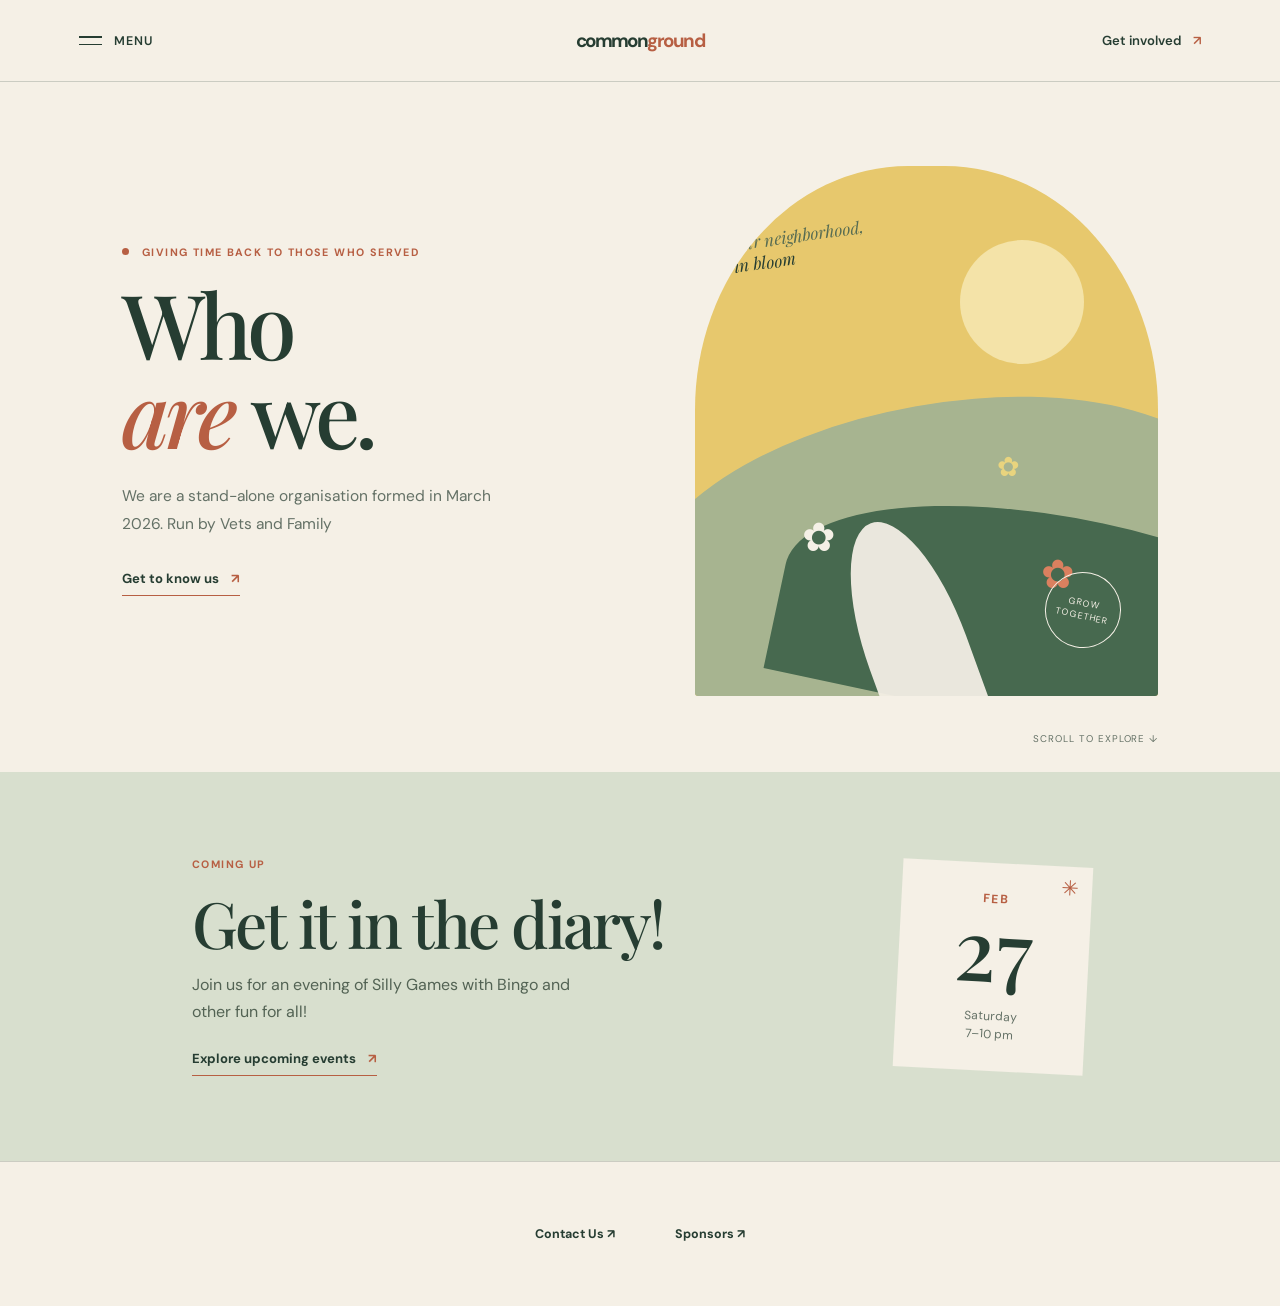
<file: index.html>
<!doctype html>
<html lang="en">
<head>
  <meta charset="utf-8">
  <meta name="viewport" content="width=device-width, initial-scale=1">
  <meta name="theme-color" content="#f5f0e6">
  <title>Vacations for Veterans</title>
  <link rel="stylesheet" href="styles.css">
  <script src="script.js" defer></script>
</head>
<body>
  <header class="site-header">
    <button class="menu-button" type="button" aria-controls="site-nav" aria-expanded="false">
      <span class="menu-icon" aria-hidden="true"><span></span><span></span></span>
      <span class="menu-label">Menu</span>
    </button>
    <a class="wordmark" href="index.html" aria-label="Common Ground home">common<span>ground</span></a>
    <a class="header-cta" href="help.html">Get involved <span aria-hidden="true">↗</span></a>
  </header>

  <nav class="side-nav" id="site-nav" aria-label="Main navigation" aria-hidden="true">
    <div class="nav-top"><span>Find your way</span><button class="close-button" type="button" aria-label="Close menu">×</button></div>
    <a class="nav-link" href="index.html"><span>00</span> Home</a>
    <a class="nav-link" href="what-we-do.html"><span>01</span> What we do</a>
    <a class="nav-link" href="previous-events.html"><span>02</span> Previous events</a>
    <a class="nav-link" href="upcoming-events.html"><span>03</span> Upcoming events</a>
    <a class="nav-link" href="help.html"><span>04</span> How you can help</a>
  </nav>
  <button class="nav-backdrop" type="button" aria-label="Close navigation" tabindex="-1"></button>

  <main>
    <section class="hero home-hero">
      <div class="hero-copy">
        <p class="eyebrow"><span class="eyebrow-dot"></span> Giving time back to those who served</p>
        <h1>Who <br><em>are </em>we.</h1>
        <p class="hero-intro">We are a stand-alone organisation formed in March 2026. Run by Vets and Family</p>
        <a class="text-link" href="what-we-do.html">Get to know us <span aria-hidden="true">↗</span></a>
      </div>
      <div class="hero-art" role="img" aria-label="A sunny community garden with flowers and a winding path">
        <div class="sun"></div>
        <div class="hill hill-back"></div>
        <div class="hill hill-front"></div>
        <div class="flower flower-one">✿</div>
        <div class="flower flower-two">✿</div>
        <div class="flower flower-three">✿</div>
        <div class="art-caption"><span>Our neighborhood,</span><br>in bloom</div>
        <div class="art-stamp">GROW<br>TOGETHER</div>
      </div>
      <div class="hero-footer"><span></span><span>Scroll to explore ↓</span></div>
    </section>

    <section class="next-up">
      <div>
        <p class="eyebrow">Coming up</p>
        <h2>Get it in the diary!</h2>
        <p>Join us for an evening of Silly Games with Bingo and other fun for all!</p>
        <a class="text-link" href="upcoming-events.html">Explore upcoming events <span aria-hidden="true">↗</span></a>
      </div>
      <div class="date-card"><span class="date-month">FEB</span><strong>27</strong><span>Saturday<br>7–10 pm</span><i aria-hidden="true">✳</i></div>
    </section>
  </main>

  <footer class="site-footer">
    <a href="help.html">Contact Us ↗</a>
    <a href="sponsors.html">Sponsors ↗</a>
  </footer>
</body>
</html>
</file>
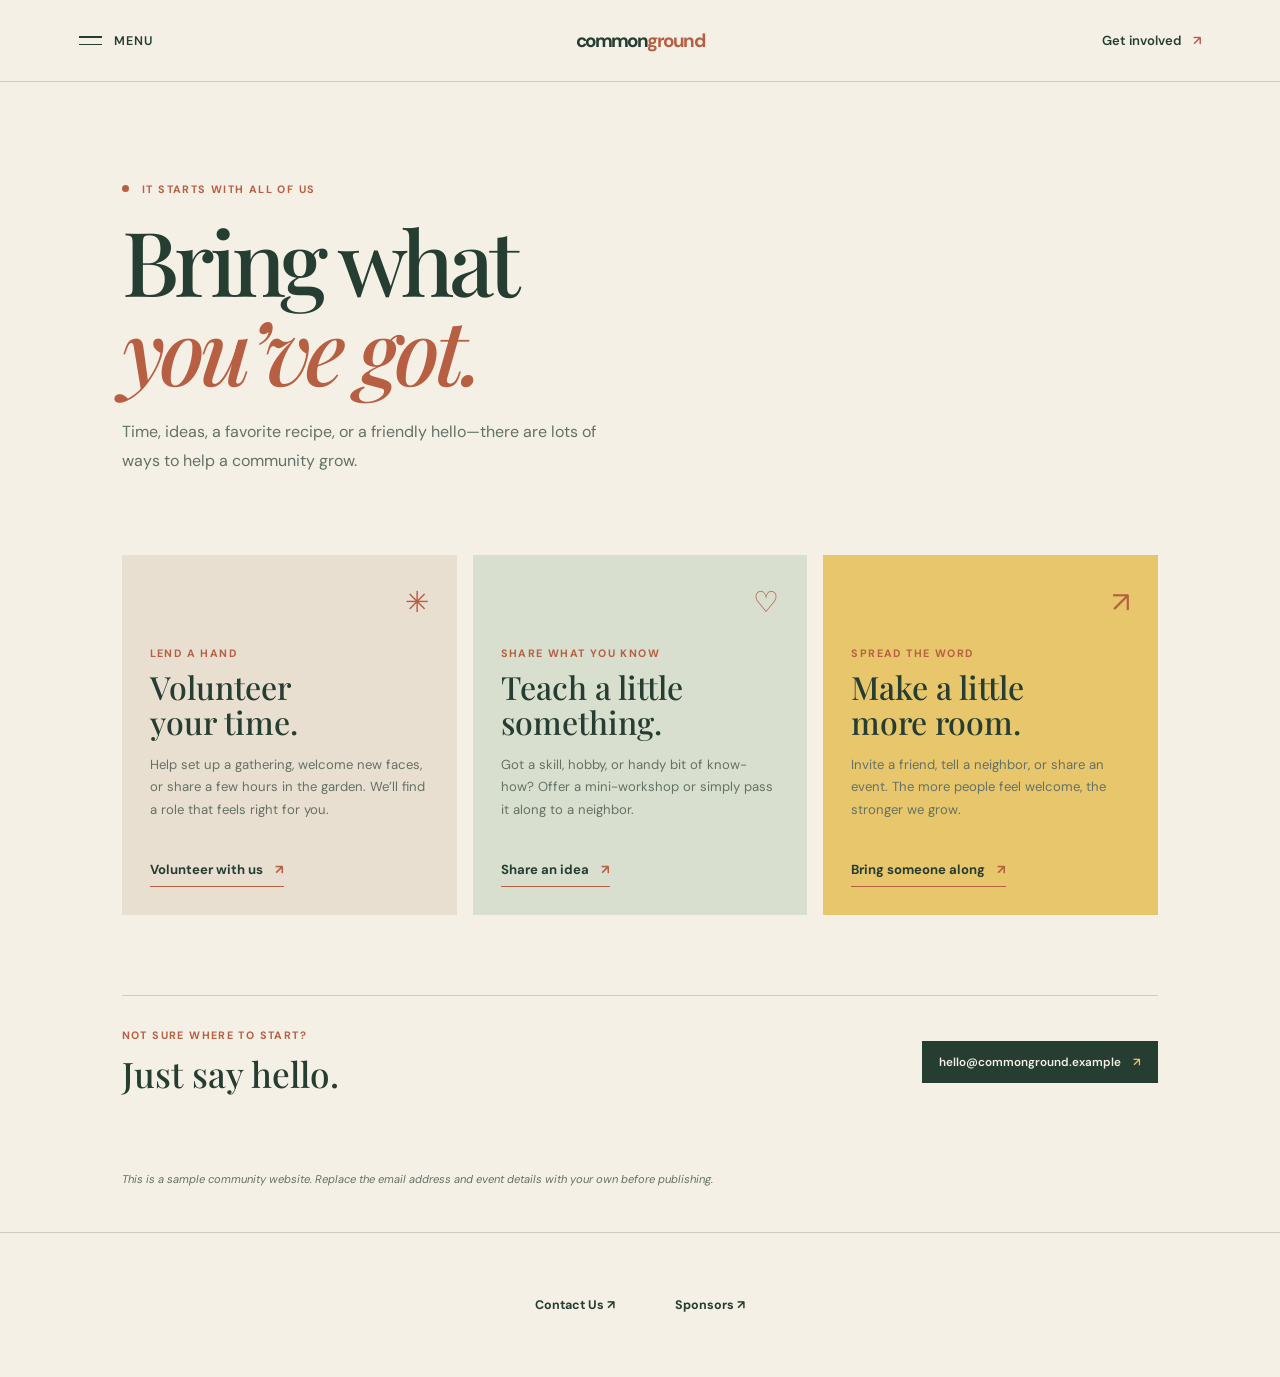
<file: help.html>
<!doctype html>
<html lang="en">
<head>
  <meta charset="utf-8">
  <meta name="viewport" content="width=device-width, initial-scale=1">
  <meta name="theme-color" content="#f5f0e6">
  <title>How you can help — Common Ground</title>
  <link rel="stylesheet" href="styles.css">
  <script src="script.js" defer></script>
</head>
<body>
  <header class="site-header">
    <button class="menu-button" type="button" aria-controls="site-nav" aria-expanded="false"><span class="menu-icon" aria-hidden="true"><span></span><span></span></span><span class="menu-label">Menu</span></button>
    <a class="wordmark" href="index.html" aria-label="Common Ground home">common<span>ground</span></a>
    <a class="header-cta" href="help.html">Get involved <span aria-hidden="true">↗</span></a>
  </header>
  <nav class="side-nav" id="site-nav" aria-label="Main navigation" aria-hidden="true">
    <div class="nav-top"><span>Find your way</span><button class="close-button" type="button" aria-label="Close menu">×</button></div>
    <a class="nav-link" href="index.html"><span>00</span> Home</a><a class="nav-link" href="what-we-do.html"><span>01</span> What we do</a><a class="nav-link" href="previous-events.html"><span>02</span> Previous events</a><a class="nav-link" href="upcoming-events.html"><span>03</span> Upcoming events</a><a class="nav-link" href="help.html"><span>04</span> How you can help</a>
    <p class="nav-note">Good things happen when we show up for one another.</p>
  </nav>
  <button class="nav-backdrop" type="button" aria-label="Close navigation" tabindex="-1"></button>
  <main class="page-main">
    <section class="page-heading">
      <p class="eyebrow"><span class="eyebrow-dot"></span> It starts with all of us</p>
      <h1>Bring what<br><em>you’ve got.</em></h1>
      <p class="page-lede">Time, ideas, a favorite recipe, or a friendly hello—there are lots of ways to help a community grow.</p>
    </section>
    <section class="help-grid">
      <article class="help-card"><span class="help-icon" aria-hidden="true">✳</span><p class="eyebrow">Lend a hand</p><h2>Volunteer<br>your time.</h2><p>Help set up a gathering, welcome new faces, or share a few hours in the garden. We’ll find a role that feels right for you.</p><a class="text-link" href="mailto:hello@commonground.example?subject=I%27d%20like%20to%20volunteer">Volunteer with us <span aria-hidden="true">↗</span></a></article>
      <article class="help-card"><span class="help-icon" aria-hidden="true">♡</span><p class="eyebrow">Share what you know</p><h2>Teach a little<br>something.</h2><p>Got a skill, hobby, or handy bit of know-how? Offer a mini-workshop or simply pass it along to a neighbor.</p><a class="text-link" href="mailto:hello@commonground.example?subject=I%20have%20a%20skill%20to%20share">Share an idea <span aria-hidden="true">↗</span></a></article>
      <article class="help-card"><span class="help-icon" aria-hidden="true">↗</span><p class="eyebrow">Spread the word</p><h2>Make a little<br>more room.</h2><p>Invite a friend, tell a neighbor, or share an event. The more people feel welcome, the stronger we grow.</p><a class="text-link" href="upcoming-events.html">Bring someone along <span aria-hidden="true">↗</span></a></article>
    </section>
    <section class="contact-strip"><div><p class="eyebrow">Not sure where to start?</p><h2>Just say hello.</h2></div><a class="button-link" href="mailto:hello@commonground.example">hello@commonground.example <span aria-hidden="true">↗</span></a></section>
    <p class="small-note">This is a sample community website. Replace the email address and event details with your own before publishing.</p>
  </main>
  <footer class="site-footer"><a href="help.html">Contact Us ↗</a><a href="sponsors.html">Sponsors ↗</a></footer>
</body>
</html>
</file>
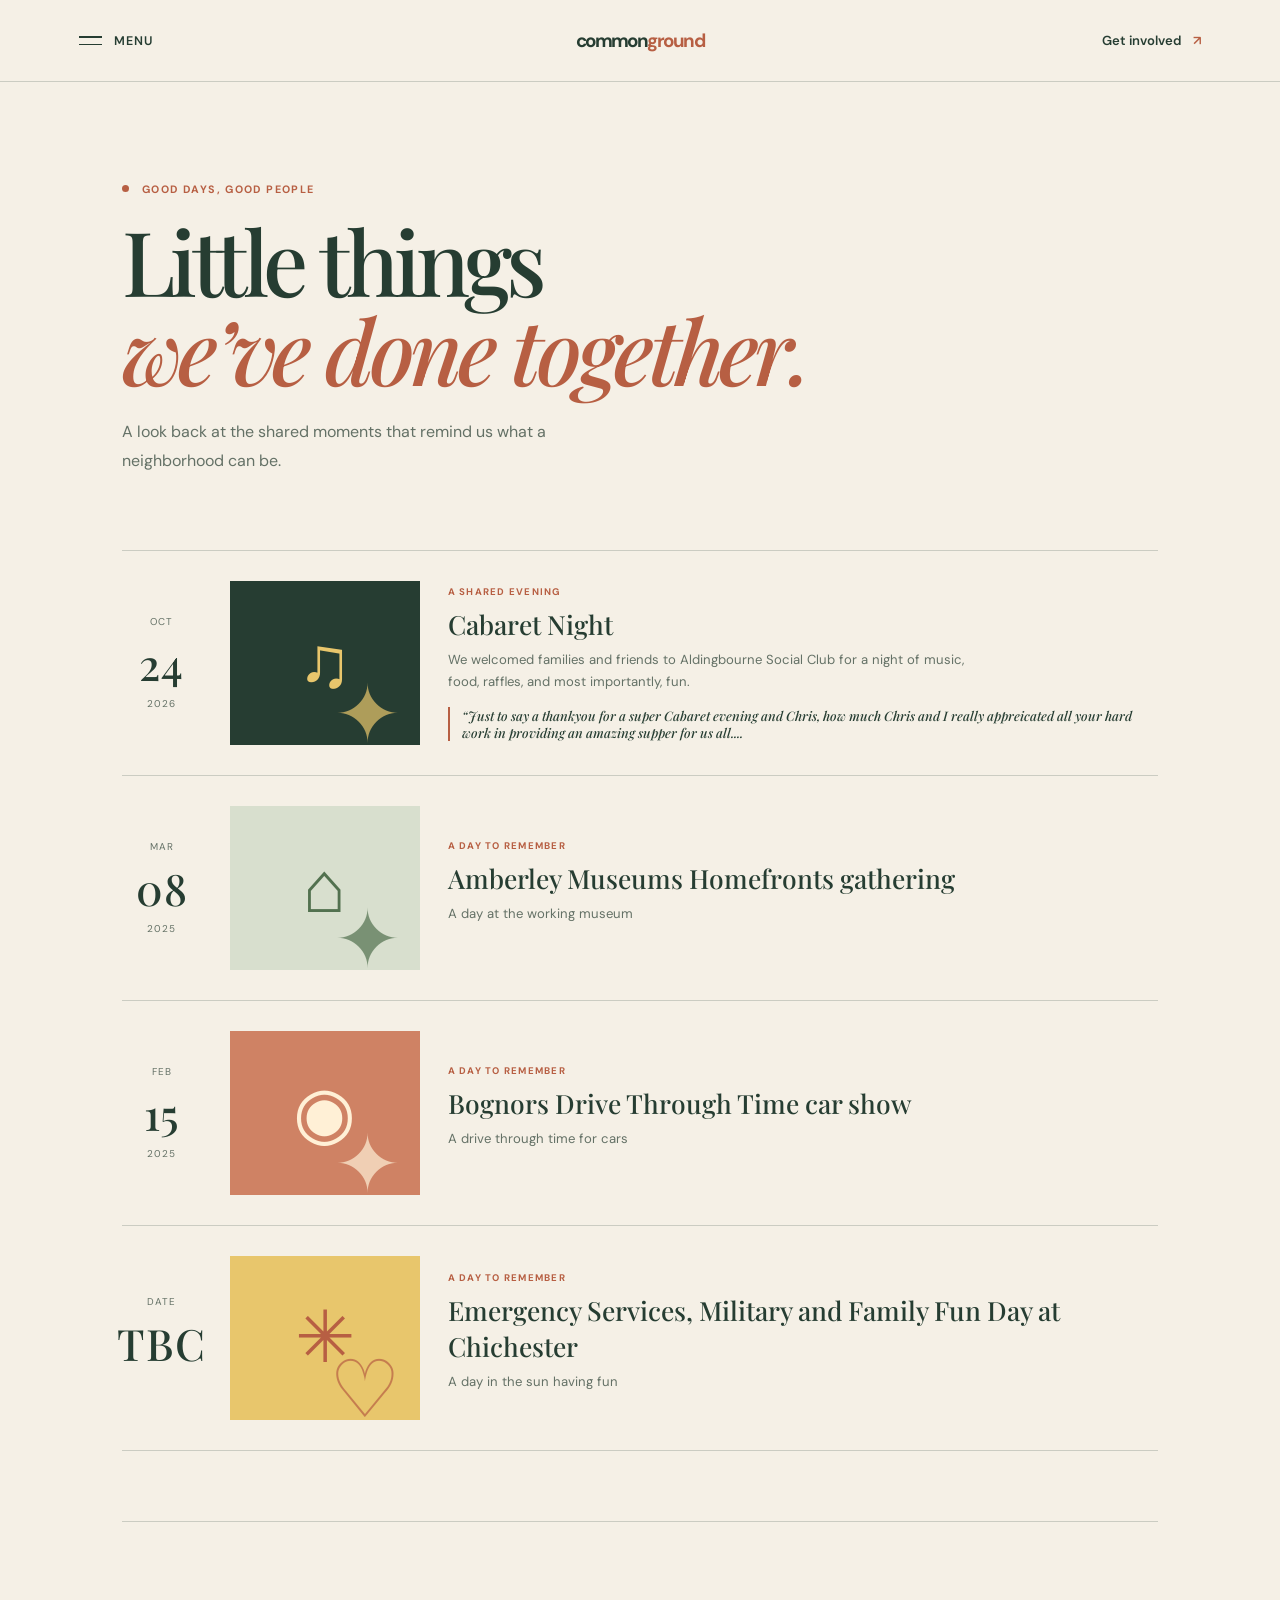
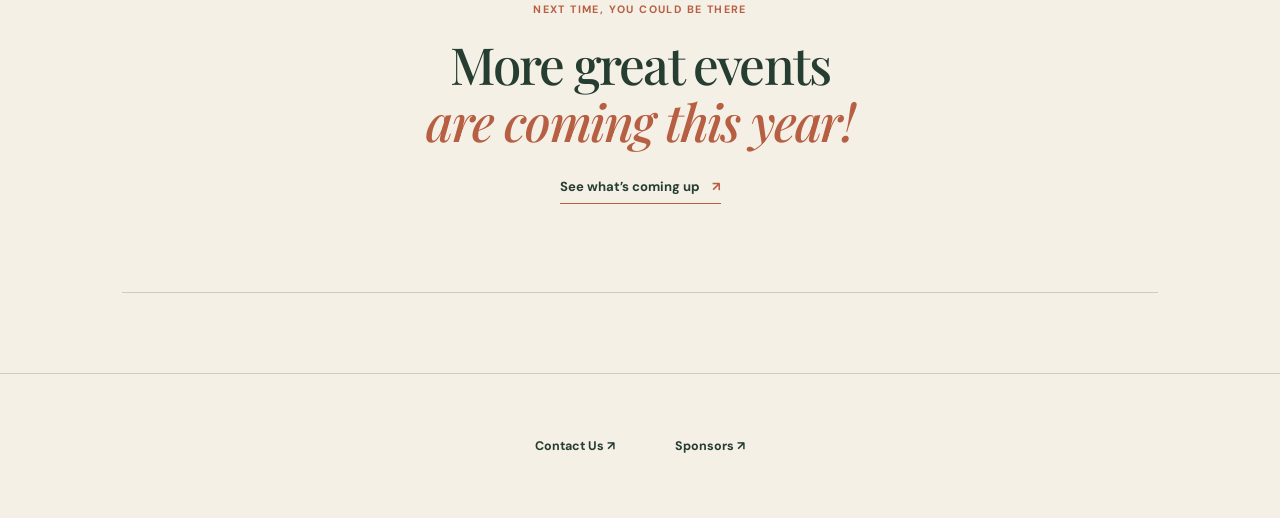
<file: previous-events.html>
<!doctype html>
<html lang="en">
<head>
  <meta charset="utf-8">
  <meta name="viewport" content="width=device-width, initial-scale=1">
  <meta name="theme-color" content="#f5f0e6">
  <title>Previous events — Common Ground</title>
  <link rel="stylesheet" href="styles.css">
  <script src="script.js" defer></script>
</head>
<body>
  <header class="site-header">
    <button class="menu-button" type="button" aria-controls="site-nav" aria-expanded="false"><span class="menu-icon" aria-hidden="true"><span></span><span></span></span><span class="menu-label">Menu</span></button>
    <a class="wordmark" href="index.html" aria-label="Common Ground home">common<span>ground</span></a>
    <a class="header-cta" href="help.html">Get involved <span aria-hidden="true">↗</span></a>
  </header>
  <nav class="side-nav" id="site-nav" aria-label="Main navigation" aria-hidden="true">
    <div class="nav-top"><span>Find your way</span><button class="close-button" type="button" aria-label="Close menu">×</button></div>
    <a class="nav-link" href="index.html"><span>00</span> Home</a><a class="nav-link" href="what-we-do.html"><span>01</span> What we do</a><a class="nav-link" href="previous-events.html"><span>02</span> Previous events</a><a class="nav-link" href="upcoming-events.html"><span>03</span> Upcoming events</a><a class="nav-link" href="help.html"><span>04</span> How you can help</a>
    <p class="nav-note">Good things happen when we show up for one another.</p>
  </nav>
  <button class="nav-backdrop" type="button" aria-label="Close navigation" tabindex="-1"></button>
  <main class="page-main">
    <section class="page-heading">
      <p class="eyebrow"><span class="eyebrow-dot"></span> Good days, good people</p>
      <h1>Little things<br><em>we’ve done together.</em></h1>
      <p class="page-lede">A look back at the shared moments that remind us what a neighborhood can be.</p>
    </section>
    <section class="event-list">
      <article class="event-row"><div class="event-date"><span>OCT</span><strong>24</strong><span>2026</span></div><div class="event-illustration event-cabaret" aria-hidden="true"><span>♫</span><i>✦</i></div><div class="event-info"><p class="eyebrow">A shared evening</p><h2>Cabaret Night</h2><p>We welcomed families and friends to Aldingbourne Social Club for a night of music, food, raffles, and most importantly, fun.</p><details class="event-review"><summary>“Just to say a thankyou for a super Cabaret evening and Chris, how much Chris and I really appreicated all your hard work in providing an amazing supper for us all....</summary> I do hope you are both resting today, especailly Dave, as he said he wasnt feeling so good yesterday but I am sure the way everyone was enjoying themselves would have given him a 'lift' in his spirits &amp; hopefully a good sum was raised for the charity.”</details></div></article>
      <article class="event-row"><div class="event-date"><span>MAR</span><strong>08</strong><span>2025</span></div><div class="event-illustration event-museum" aria-hidden="true"><span>⌂</span><i>✦</i></div><div class="event-info"><p class="eyebrow">A day to remember</p><h2>Amberley Museums Homefronts gathering</h2><p>A day at the working museum</p></div></article>
      <article class="event-row"><div class="event-date"><span>FEB</span><strong>15</strong><span>2025</span></div><div class="event-illustration event-car-show" aria-hidden="true"><span>◉</span><i>✦</i></div><div class="event-info"><p class="eyebrow">A day to remember</p><h2>Bognors Drive Through Time car show</h2><p>A drive through time for cars</p></div></article>
      <article class="event-row"><div class="event-date"><span>DATE</span><strong>TBC</strong><span></span></div><div class="event-illustration event-family" aria-hidden="true"><span>✳</span><i>♡</i></div><div class="event-info"><p class="eyebrow">A day to remember</p><h2>Emergency Services, Military and Family Fun Day at Chichester</h2><p>A day in the sun having fun</p></div></article>
    </section>
    <section class="callout"><p class="eyebrow">Next time, you could be there</p><h2>More great events<br><em>are coming this year!</em></h2><a class="text-link" href="upcoming-events.html">See what’s coming up <span aria-hidden="true">↗</span></a></section>
  </main>
  <footer class="site-footer"><a href="help.html">Contact Us ↗</a><a href="sponsors.html">Sponsors ↗</a></footer>
</body>
</html>
</file>
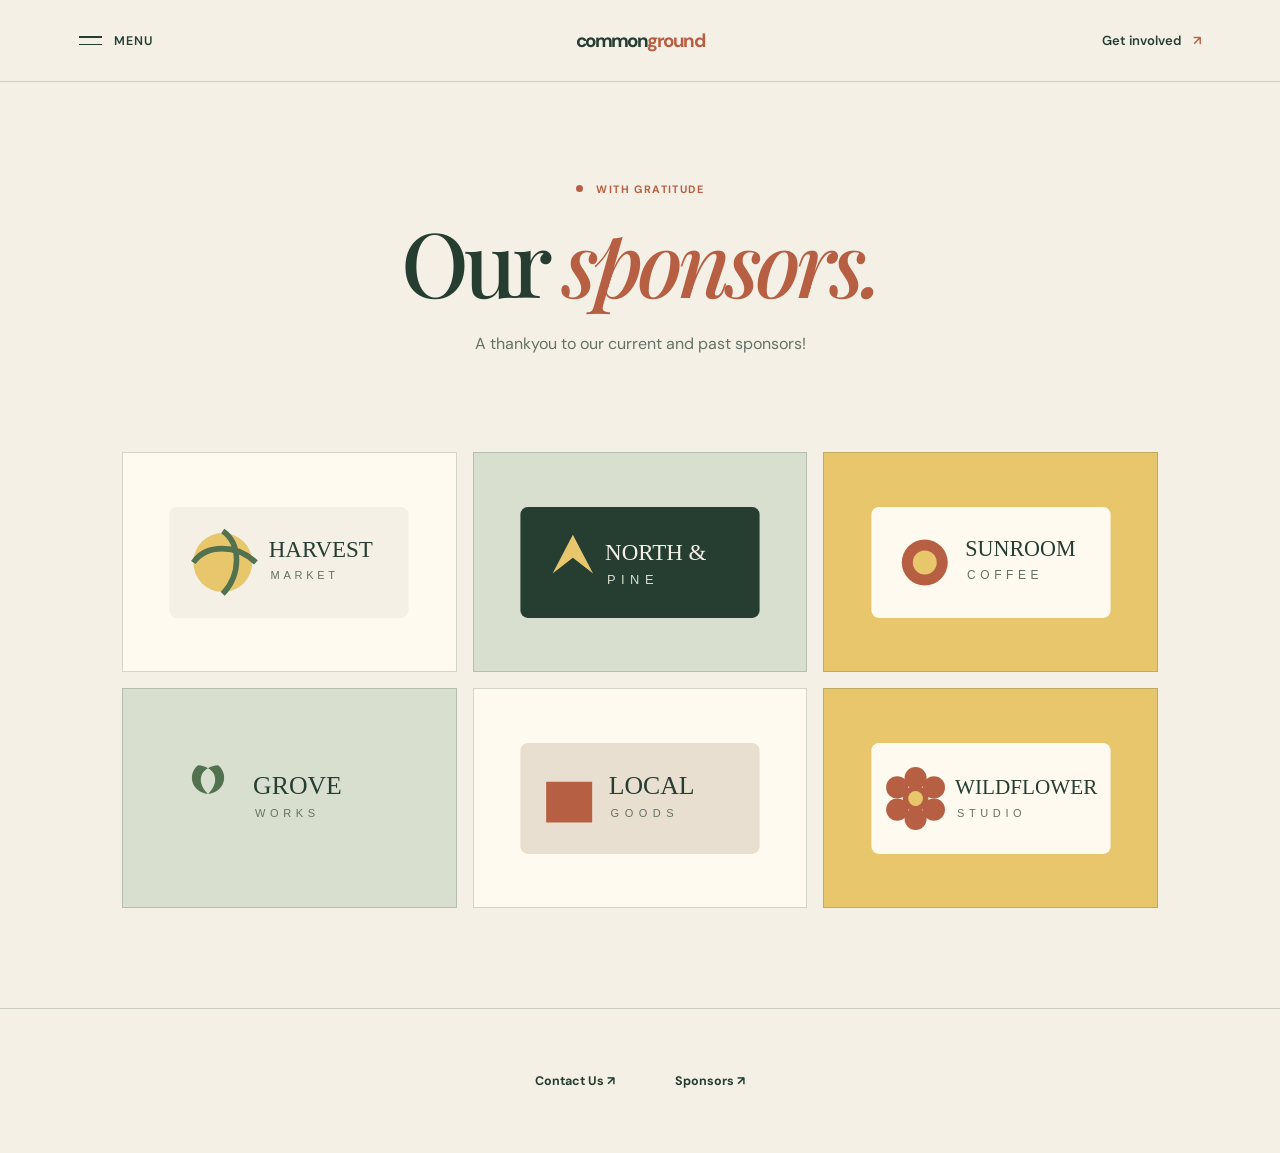
<file: sponsors.html>
<!doctype html>
<html lang="en">
<head>
  <meta charset="utf-8">
  <meta name="viewport" content="width=device-width, initial-scale=1">
  <meta name="theme-color" content="#f5f0e6">
  <title>Sponsors — Common Ground</title>
  <link rel="stylesheet" href="styles.css">
  <script src="script.js" defer></script>
</head>
<body>
  <header class="site-header">
    <button class="menu-button" type="button" aria-controls="site-nav" aria-expanded="false"><span class="menu-icon" aria-hidden="true"><span></span><span></span></span><span class="menu-label">Menu</span></button>
    <a class="wordmark" href="index.html" aria-label="Common Ground home">common<span>ground</span></a>
    <a class="header-cta" href="help.html">Get involved <span aria-hidden="true">↗</span></a>
  </header>
  <nav class="side-nav" id="site-nav" aria-label="Main navigation" aria-hidden="true">
    <div class="nav-top"><span>Find your way</span><button class="close-button" type="button" aria-label="Close menu">×</button></div>
    <a class="nav-link" href="index.html"><span>00</span> Home</a><a class="nav-link" href="what-we-do.html"><span>01</span> What we do</a><a class="nav-link" href="previous-events.html"><span>02</span> Previous events</a><a class="nav-link" href="upcoming-events.html"><span>03</span> Upcoming events</a><a class="nav-link" href="help.html"><span>04</span> How you can help</a>
    <p class="nav-note">Good things happen when we show up for one another.</p>
  </nav>
  <button class="nav-backdrop" type="button" aria-label="Close navigation" tabindex="-1"></button>
  <main class="page-main">
    <section class="page-heading sponsors-heading">
      <p class="eyebrow"><span class="eyebrow-dot"></span> With gratitude</p>
      <h1>Our <em>sponsors.</em></h1>
      <p>A thankyou to our current and past sponsors!</p>
    </section>
    <section class="sponsor-gallery" aria-label="Current and past sponsors">
      <div class="sponsor-logo"><img src="images/sponsor-harvest.svg" alt="Harvest Community Market logo"></div>
      <div class="sponsor-logo"><img src="images/sponsor-north.svg" alt="North & Pine logo"></div>
      <div class="sponsor-logo"><img src="images/sponsor-sun.svg" alt="Sunroom Coffee logo"></div>
      <div class="sponsor-logo"><img src="images/sponsor-grove.svg" alt="Grove Works logo"></div>
      <div class="sponsor-logo"><img src="images/sponsor-local.svg" alt="Local Goods logo"></div>
      <div class="sponsor-logo"><img src="images/sponsor-wild.svg" alt="Wildflower Studio logo"></div>
    </section>
  </main>
  <footer class="site-footer"><a href="help.html">Contact Us ↗</a><a href="sponsors.html">Sponsors ↗</a></footer>
</body>
</html>
</file>
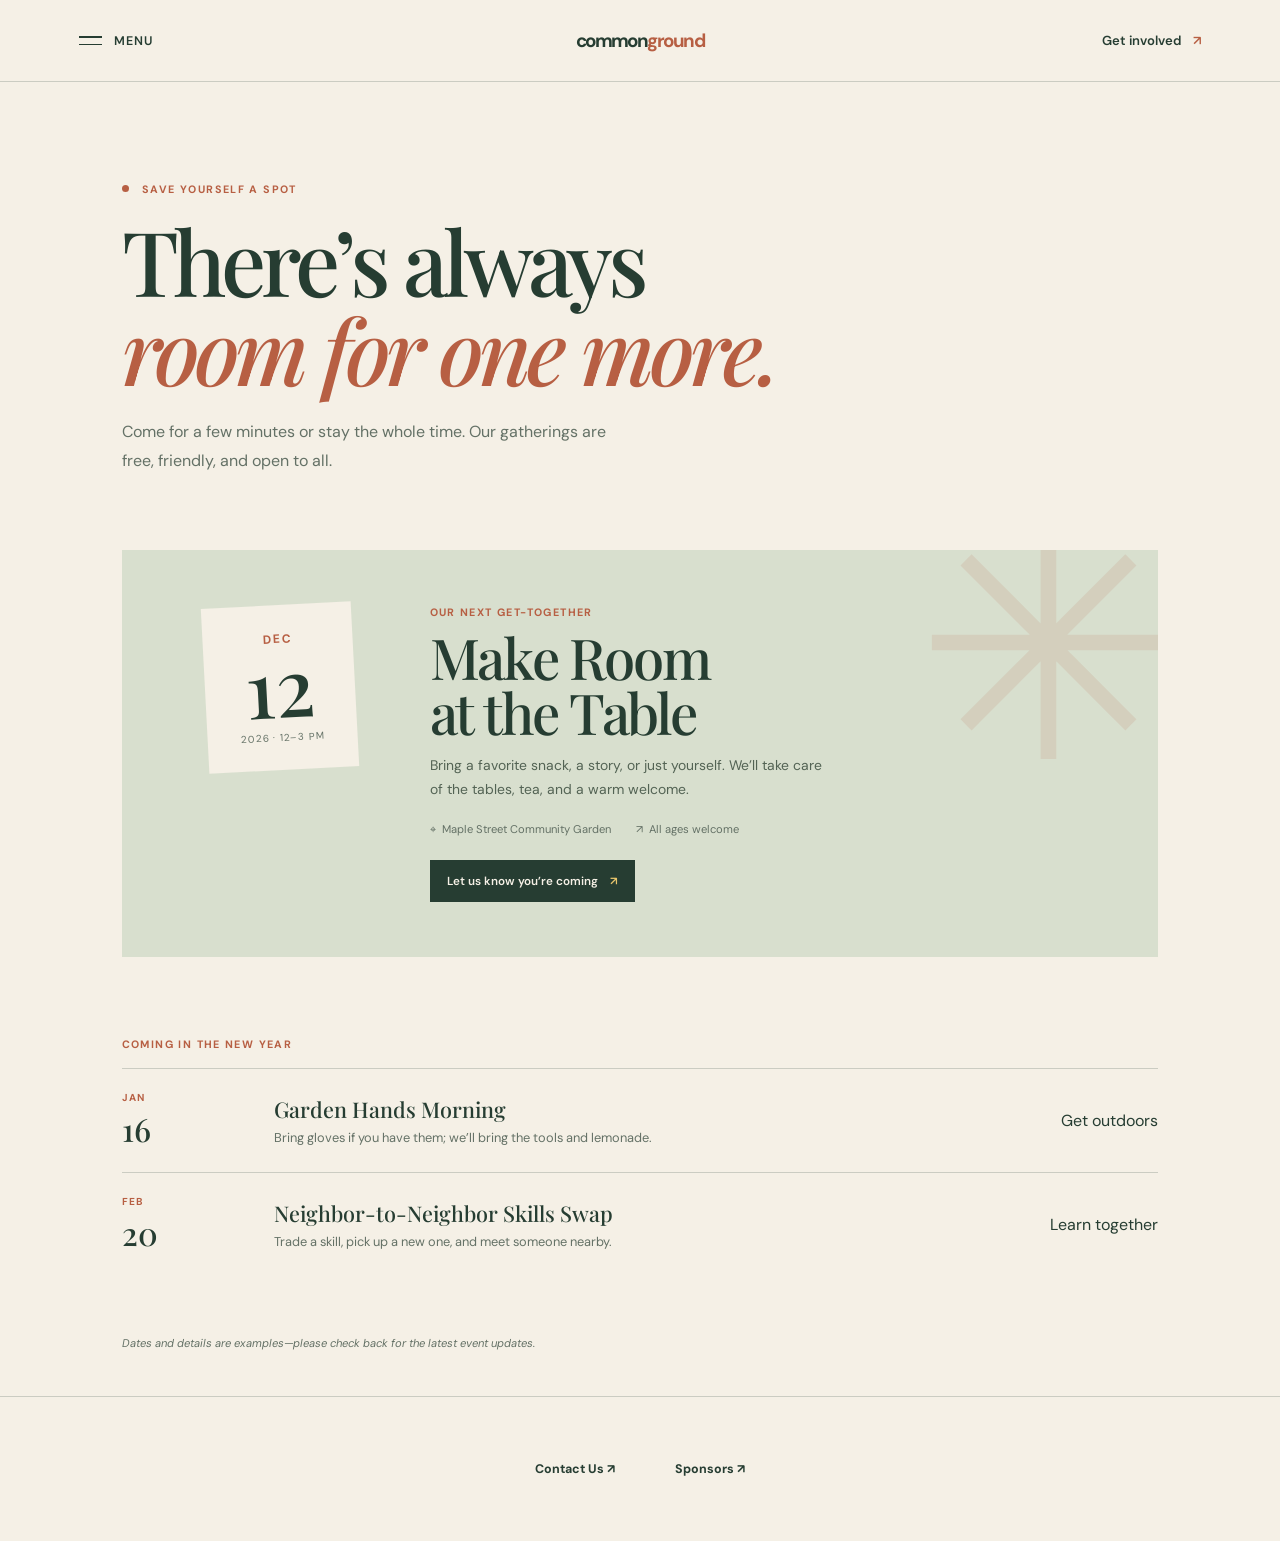
<file: upcoming-events.html>
<!doctype html>
<html lang="en">
<head>
  <meta charset="utf-8">
  <meta name="viewport" content="width=device-width, initial-scale=1">
  <meta name="theme-color" content="#f5f0e6">
  <title>Upcoming events — Common Ground</title>
  <link rel="stylesheet" href="styles.css">
  <script src="script.js" defer></script>
</head>
<body>
  <header class="site-header">
    <button class="menu-button" type="button" aria-controls="site-nav" aria-expanded="false"><span class="menu-icon" aria-hidden="true"><span></span><span></span></span><span class="menu-label">Menu</span></button>
    <a class="wordmark" href="index.html" aria-label="Common Ground home">common<span>ground</span></a>
    <a class="header-cta" href="help.html">Get involved <span aria-hidden="true">↗</span></a>
  </header>
  <nav class="side-nav" id="site-nav" aria-label="Main navigation" aria-hidden="true">
    <div class="nav-top"><span>Find your way</span><button class="close-button" type="button" aria-label="Close menu">×</button></div>
    <a class="nav-link" href="index.html"><span>00</span> Home</a><a class="nav-link" href="what-we-do.html"><span>01</span> What we do</a><a class="nav-link" href="previous-events.html"><span>02</span> Previous events</a><a class="nav-link" href="upcoming-events.html"><span>03</span> Upcoming events</a><a class="nav-link" href="help.html"><span>04</span> How you can help</a>
    <p class="nav-note">Good things happen when we show up for one another.</p>
  </nav>
  <button class="nav-backdrop" type="button" aria-label="Close navigation" tabindex="-1"></button>
  <main class="page-main">
    <section class="page-heading">
      <p class="eyebrow"><span class="eyebrow-dot"></span> Save yourself a spot</p>
      <h1>There’s always<br><em>room for one more.</em></h1>
      <p class="page-lede">Come for a few minutes or stay the whole time. Our gatherings are free, friendly, and open to all.</p>
    </section>
    <section class="upcoming-feature">
      <div class="feature-date"><span>DEC</span><strong>12</strong><span>2026 · 12–3 PM</span></div>
      <div class="feature-content"><p class="eyebrow">Our next get-together</p><h2>Make Room<br>at the Table</h2><p>Bring a favorite snack, a story, or just yourself. We’ll take care of the tables, tea, and a warm welcome.</p><div class="feature-details"><span>⌖ &nbsp;Maple Street Community Garden</span><span>↗ &nbsp;All ages welcome</span></div><a class="button-link" href="mailto:hello@commonground.example?subject=Make%20Room%20at%20the%20Table">Let us know you’re coming <span aria-hidden="true">↗</span></a></div>
      <div class="feature-sun" aria-hidden="true">✳</div>
    </section>
    <section class="more-events"><p class="eyebrow">Coming in the new year</p><article class="mini-event"><div class="mini-date">JAN <strong>16</strong></div><div><h3>Garden Hands Morning</h3><p>Bring gloves if you have them; we’ll bring the tools and lemonade.</p></div><span class="event-tag">Get outdoors</span></article><article class="mini-event"><div class="mini-date">FEB <strong>20</strong></div><div><h3>Neighbor-to-Neighbor Skills Swap</h3><p>Trade a skill, pick up a new one, and meet someone nearby.</p></div><span class="event-tag">Learn together</span></article></section>
    <p class="small-note">Dates and details are examples—please check back for the latest event updates.</p>
  </main>
  <footer class="site-footer"><a href="help.html">Contact Us ↗</a><a href="sponsors.html">Sponsors ↗</a></footer>
</body>
</html>
</file>
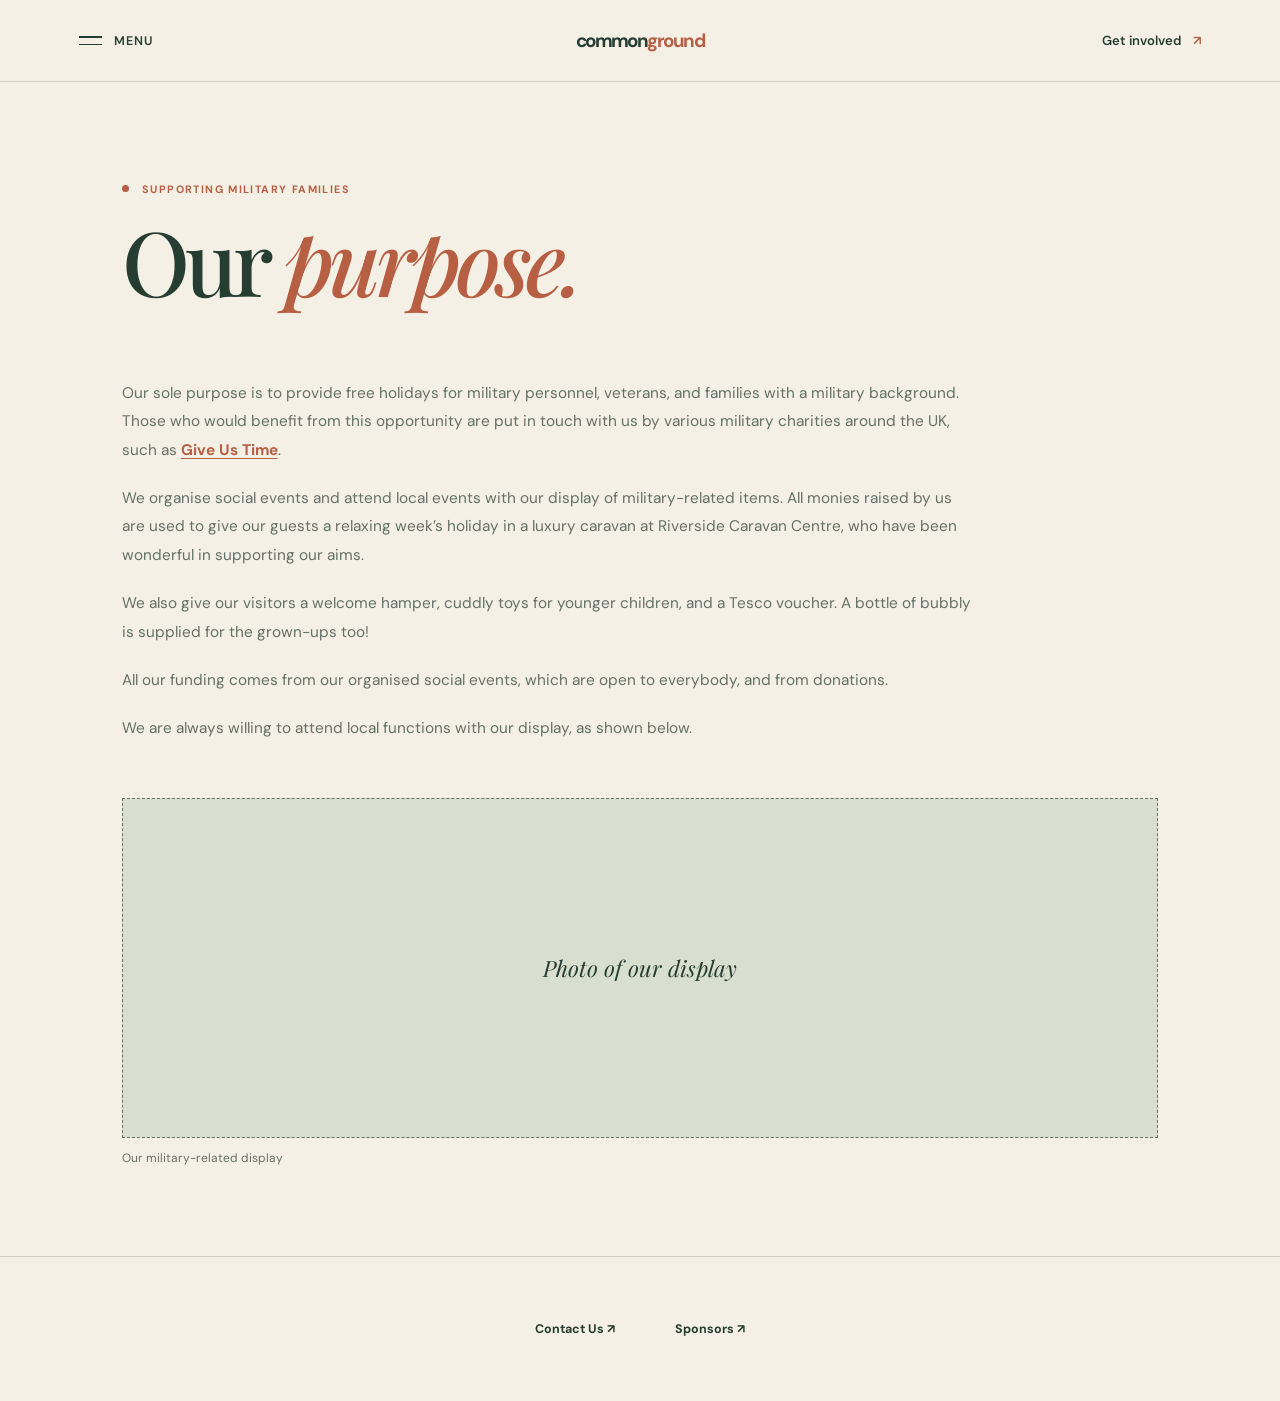
<file: what-we-do.html>
<!doctype html>
<html lang="en">
<head>
  <meta charset="utf-8">
  <meta name="viewport" content="width=device-width, initial-scale=1">
  <meta name="theme-color" content="#f5f0e6">
  <title>What we do — Common Ground</title>
  <link rel="stylesheet" href="styles.css">
  <script src="script.js" defer></script>
</head>
<body>
  <header class="site-header">
    <button class="menu-button" type="button" aria-controls="site-nav" aria-expanded="false"><span class="menu-icon" aria-hidden="true"><span></span><span></span></span><span class="menu-label">Menu</span></button>
    <a class="wordmark" href="index.html" aria-label="Common Ground home">common<span>ground</span></a>
    <a class="header-cta" href="help.html">Get involved <span aria-hidden="true">↗</span></a>
  </header>
  <nav class="side-nav" id="site-nav" aria-label="Main navigation" aria-hidden="true">
    <div class="nav-top"><span>Find your way</span><button class="close-button" type="button" aria-label="Close menu">×</button></div>
    <a class="nav-link" href="index.html"><span>00</span> Home</a><a class="nav-link" href="what-we-do.html"><span>01</span> What we do</a><a class="nav-link" href="previous-events.html"><span>02</span> Previous events</a><a class="nav-link" href="upcoming-events.html"><span>03</span> Upcoming events</a><a class="nav-link" href="help.html"><span>04</span> How you can help</a>
    <p class="nav-note">Good things happen when we show up for one another.</p>
  </nav>
  <button class="nav-backdrop" type="button" aria-label="Close navigation" tabindex="-1"></button>
  <main class="page-main">
    <section class="page-heading">
      <p class="eyebrow"><span class="eyebrow-dot"></span> Supporting military families</p>
      <h1>Our <em>purpose.</em></h1>
    </section>
    <section class="purpose-copy">
      <p>Our sole purpose is to provide free holidays for military personnel, veterans, and families with a military background. Those who would benefit from this opportunity are put in touch with us by various military charities around the UK, such as <a href="https://giveustime.org.uk/" target="_blank" rel="noopener noreferrer">Give Us Time</a>.</p>
      <p>We organise social events and attend local events with our display of military-related items. All monies raised by us are used to give our guests a relaxing week’s holiday in a luxury caravan at Riverside Caravan Centre, who have been wonderful in supporting our aims.</p>
      <p>We also give our visitors a welcome hamper, cuddly toys for younger children, and a Tesco voucher. A bottle of bubbly is supplied for the grown-ups too!</p>
      <p>All our funding comes from our organised social events, which are open to everybody, and from donations.</p>
      <p>We are always willing to attend local functions with our display, as shown below.</p>
    </section>
    <figure class="display-photo-placeholder">
      <div role="img" aria-label="Placeholder for a photo of our military-related display">Photo of our display</div>
      <figcaption>Our military-related display</figcaption>
    </figure>
  </main>
  <footer class="site-footer"><a href="help.html">Contact Us ↗</a><a href="sponsors.html">Sponsors ↗</a></footer>
</body>
</html>
</file>
<file: styles.css>
@import url('https://fonts.googleapis.com/css2?family=DM+Sans:wght@400;500;600;700&family=Playfair+Display:ital,wght@0,500;0,600;1,500;1,600&display=swap');

:root {
  --paper: #f5f0e6;
  --paper-dark: #e9e1d3;
  --ink: #263d32;
  --muted: #647166;
  --terracotta: #b75f43;
  --sage: #d8dfce;
  --yellow: #e8c66c;
  --line: rgba(38, 61, 50, .2);
}

* { box-sizing: border-box; }
html { scroll-behavior: smooth; }
body { margin: 0; background: var(--paper); color: var(--ink); font-family: 'DM Sans', sans-serif; -webkit-font-smoothing: antialiased; }
body.menu-open { overflow: hidden; }
a { color: inherit; text-decoration: none; }
button { font: inherit; }

.site-header { height: 82px; padding: 0 6.2%; display: grid; grid-template-columns: 1fr 1fr 1fr; align-items: center; position: relative; z-index: 20; border-bottom: 1px solid var(--line); }
.menu-button { justify-self: start; border: 0; background: none; color: var(--ink); padding: 10px 0; display: flex; align-items: center; gap: 12px; cursor: pointer; font-size: .78rem; font-weight: 600; letter-spacing: .08em; text-transform: uppercase; }
.menu-icon { width: 23px; display: grid; gap: 6px; }
.menu-icon span { display: block; width: 23px; height: 1.5px; background: currentColor; transition: transform .2s ease; }
.menu-button:hover .menu-icon span:first-child { transform: translateX(4px); }
.wordmark { justify-self: center; font-size: 1.18rem; font-weight: 700; letter-spacing: -.08em; }
.wordmark span { color: var(--terracotta); }
.header-cta { justify-self: end; font-size: .82rem; font-weight: 600; }
.header-cta span, .text-link span, .button-link span { margin-left: 9px; color: var(--terracotta); }

.side-nav { position: fixed; z-index: 40; inset: 0 auto 0 0; width: min(440px, 88vw); padding: 38px 38px 34px; background: var(--ink); color: var(--paper); transform: translateX(-102%); transition: transform .38s cubic-bezier(.2,.8,.2,1); display: flex; flex-direction: column; }
.menu-open .side-nav { transform: translateX(0); }
.nav-top { display: flex; align-items: center; justify-content: space-between; padding-bottom: 58px; color: #c3ccbd; text-transform: uppercase; letter-spacing: .12em; font-size: .68rem; }
.close-button { border: 1px solid rgba(245,240,230,.38); color: var(--paper); border-radius: 50%; width: 38px; height: 38px; background: none; font-size: 1.5rem; line-height: 1; cursor: pointer; }
.nav-link { font: 500 clamp(1.55rem, 2.6vw, 2.15rem)/1.45 'Playfair Display', serif; border-bottom: 1px solid rgba(245,240,230,.18); padding: 9px 0; transition: color .2s ease, padding .2s ease; }
.nav-link:hover, .nav-link:focus-visible { color: #e8c66c; padding-left: 8px; }
.nav-link span { font: 600 .68rem 'DM Sans', sans-serif; letter-spacing: .1em; color: #aab7a8; margin-right: 17px; vertical-align: middle; }
.nav-note { margin-top: auto; margin-bottom: 0; max-width: 260px; color: #c3ccbd; font-size: .86rem; line-height: 1.6; }
.nav-backdrop { position: fixed; inset: 0; z-index: 30; border: 0; background: rgba(22,31,26,.42); opacity: 0; visibility: hidden; transition: opacity .3s ease, visibility .3s ease; cursor: default; }
.menu-open .nav-backdrop { opacity: 1; visibility: visible; }

.hero { position: relative; min-height: min(690px, calc(100vh - 82px)); padding: 83px 9.5% 76px; display: grid; grid-template-columns: 1.05fr .95fr; align-items: center; gap: 6%; }
.hero-copy { position: relative; z-index: 1; padding-bottom: 20px; }
.eyebrow { margin: 0 0 20px; text-transform: uppercase; font-weight: 700; font-size: .67rem; letter-spacing: .13em; color: var(--terracotta); }
.eyebrow-dot { width: 7px; height: 7px; margin-right: 9px; display: inline-block; border-radius: 50%; background: var(--terracotta); vertical-align: 1px; }
h1, h2, h3, p { margin-top: 0; }
.hero h1, .page-heading h1 { margin: 0; font: 500 clamp(3.6rem, 7vw, 6.5rem)/.99 'Playfair Display', serif; letter-spacing: -.055em; }
h1 em, h2 em { color: var(--terracotta); font-weight: 500; }
.hero-intro { max-width: 410px; margin: 27px 0 28px; color: var(--muted); line-height: 1.8; font-size: .97rem; }
.text-link { display: inline-block; padding-bottom: 8px; border-bottom: 1px solid var(--terracotta); font-size: .82rem; font-weight: 700; }
.hero-art { position: relative; min-height: 440px; height: 48vw; max-height: 530px; overflow: hidden; background: #e7c86d; border-radius: 46% 46% 3px 3px; }
.sun { position: absolute; width: 124px; height: 124px; right: 16%; top: 14%; background: #f4e3a8; border-radius: 50%; }
.hill { position: absolute; left: -12%; width: 130%; border-radius: 50% 50% 0 0; }
.hill-back { height: 54%; bottom: 1%; background: #a7b490; transform: rotate(-10deg); }
.hill-front { height: 40%; bottom: -7%; left: 18%; background: #47694f; transform: rotate(12deg); }
.hero-art::after { content: ''; position: absolute; width: 22%; height: 52%; bottom: -18%; left: 37%; background: #f5f0e6; border-radius: 50% 50% 0 0; transform: rotate(-20deg); opacity: .94; }
.flower { position: absolute; z-index: 2; font-size: 2.5rem; color: #f5f0e6; }
.flower-one { bottom: 25%; left: 23%; }.flower-two { bottom: 18%; right: 18%; color: #db805f; }.flower-three { bottom: 40%; right: 30%; color: #e9d47e; font-size: 1.7rem; }
.art-caption { position: absolute; z-index: 3; left: 8%; top: 11%; color: var(--ink); font: italic 1.05rem 'Playfair Display', serif; transform: rotate(-8deg); }
.art-caption span { color: #576c52; }
.art-stamp { position: absolute; z-index: 3; right: 8%; bottom: 9%; width: 76px; height: 76px; border: 1px solid var(--paper); color: var(--paper); border-radius: 50%; display: grid; place-content: center; text-align: center; font-size: .56rem; letter-spacing: .12em; line-height: 1.45; transform: rotate(12deg); }
.hero-footer { position: absolute; bottom: 27px; left: 9.5%; right: 9.5%; display: flex; justify-content: space-between; text-transform: uppercase; letter-spacing: .1em; font-size: .61rem; color: var(--muted); }
.intro-band { padding: 108px 20px 115px; text-align: center; border-top: 1px solid var(--line); }
.intro-band h2, .callout h2 { font: 500 clamp(2.4rem, 4vw, 3.8rem)/1.12 'Playfair Display', serif; letter-spacing: -.035em; margin: 0 0 22px; }
.intro-band > p:not(.eyebrow) { max-width: 490px; margin: 0 auto 23px; color: var(--muted); font-size: .92rem; line-height: 1.8; }
.next-up { padding: 85px 15%; background: var(--sage); display: flex; align-items: center; justify-content: space-between; gap: 30px; }
.next-up h2 { font: 500 clamp(2.8rem, 5vw, 4.4rem)/1 'Playfair Display', serif; letter-spacing: -.04em; margin-bottom: 16px; }
.next-up > div:first-child > p:not(.eyebrow) { max-width: 400px; color: #536354; line-height: 1.7; margin-bottom: 22px; }
.date-card { width: 190px; height: 208px; flex: 0 0 190px; background: var(--paper); display: flex; flex-direction: column; align-items: center; justify-content: center; position: relative; transform: rotate(3deg); }
.date-month { color: var(--terracotta); font-weight: 700; letter-spacing: .15em; font-size: .75rem; }
.date-card strong { font: 500 5.3rem/.95 'Playfair Display', serif; }
.date-card > span:last-of-type { margin-top:20px; text-align: center; color: var(--muted); font-size: .75rem; line-height: 1.5; }
.date-card i { position: absolute; right: 13px; top: 8px; color: var(--terracotta); font-size: 1.3rem; font-style: normal; }

.page-main { padding: 0 9.5%; }
.page-heading { padding: 100px 0 74px; }
.page-heading h1 { font-size: clamp(3.5rem, 7vw, 6rem); }
.page-lede { max-width: 510px; margin: 25px 0 0; color: var(--muted); font-size: 1rem; line-height: 1.8; }
.purpose-copy { max-width: 850px; padding: 0 0 35px; }
.purpose-copy p { margin: 0 0 20px; color: var(--muted); font-size: .96rem; line-height: 1.85; }
.purpose-copy a { color: var(--terracotta); font-weight: 700; text-decoration: underline; text-underline-offset: 3px; }
.display-photo-placeholder { margin: 0 0 90px; }
.display-photo-placeholder > div { min-height: 340px; display: grid; place-items: center; border: 1px dashed var(--muted); background: var(--sage); color: var(--ink); font: italic 1.4rem 'Playfair Display', serif; }
.display-photo-placeholder figcaption { margin-top: 12px; color: var(--muted); font-size: .75rem; }
.values-grid { display: grid; grid-template-columns: repeat(3, 1fr); gap: 16px; padding-bottom: 100px; }
.value-card { min-height: 390px; padding: 26px 26px 30px; display: flex; flex-direction: column; }
.value-terracotta { background: #c9795a; color: #fff7e9; }.value-sage { background: #d8dfce; }.value-yellow { background: #e8c66c; }
.card-number { font-size: .6rem; font-weight: 700; letter-spacing: .13em; opacity: .78; }
.card-symbol { align-self: flex-end; font-size: 2rem; margin-top: 12px; }
.value-card h2 { margin: auto 0 15px; font: 500 2rem/1.1 'Playfair Display', serif; letter-spacing: -.03em; }
.value-card p { margin: 0; font-size: .82rem; line-height: 1.7; max-width: 280px; opacity: .88; }
.callout { padding: 80px 20px 88px; text-align: center; border-top: 1px solid var(--line); border-bottom: 1px solid var(--line); margin-bottom: 80px; }
.callout h2 { margin-bottom: 24px; }

.event-list { border-top: 1px solid var(--line); padding-bottom: 70px; }
.event-row { min-height: 225px; padding: 28px 0; display: grid; grid-template-columns: 80px 190px 1fr; align-items: center; gap: 28px; border-bottom: 1px solid var(--line); }
.event-date { display: flex; flex-direction: column; align-items: center; line-height: 1; color: var(--muted); font-size: .62rem; letter-spacing: .1em; }
.event-date strong { font: 500 2.7rem 'Playfair Display', serif; color: var(--ink); margin: 7px 0; }
.event-illustration { height: 164px; display: grid; place-items: center; position: relative; overflow: hidden; }
.event-illustration span { font-size: 4.5rem; z-index: 1; }
.event-illustration i { position: absolute; font-style: normal; font-size: 5rem; bottom: -22px; right: 19px; opacity: .7; }
.event-picnic { background: #e9c66c; color: #52714f; }.event-craft { background: #d8dfce; color: #b75f43; }.event-soup { background: #cf8264; color: #fff0d6; }
.event-cabaret { background: #263d32; color: #e8c66c; }
.event-museum { background: #d8dfce; color: #52714f; }
.event-car-show { background: #cf8264; color: #fff0d6; }
.event-family { background: #e8c66c; color: #b75f43; }
.event-info .eyebrow { margin-bottom: 8px; font-size: .6rem; }
.event-info h2 { margin: 0 0 7px; font: 500 1.65rem 'Playfair Display', serif; }
.event-info > p:not(.eyebrow) { max-width: 520px; margin: 0 0 12px; color: var(--muted); font-size: .82rem; line-height: 1.65; }
.event-review { margin: 14px 0 0 !important; padding-left: 12px; border-left: 2px solid var(--terracotta); color: var(--ink) !important; font: italic 500 .82rem 'Playfair Display', serif; }
.event-review summary { display: inline; cursor: pointer; list-style: none; }
.event-review summary::-webkit-details-marker { display: none; }
.event-review summary:hover { text-decoration: underline; text-decoration-style: dotted; text-underline-offset: 3px; }

.upcoming-feature { position: relative; min-height: 395px; background: var(--sage); padding: 55px 8%; display: grid; grid-template-columns: 170px 1fr; gap: 55px; overflow: hidden; }
.feature-date { width: 150px; height: 165px; background: var(--paper); display: flex; flex-direction: column; align-items: center; justify-content: center; transform: rotate(-3deg); z-index: 1; }
.feature-date span:first-child { color: var(--terracotta); font-size: .75rem; font-weight: 700; letter-spacing: .16em; }
.feature-date strong { font: 500 5rem/.95 'Playfair Display', serif; }
.feature-date span:last-child { color: var(--muted); font-size: .62rem; margin-top: 8px; letter-spacing: .08em; }
.feature-content { max-width: 510px; position: relative; z-index: 1; }
.feature-content .eyebrow { margin-bottom: 10px; }
.feature-content h2 { font: 500 clamp(2.7rem, 4.4vw, 4.1rem)/.98 'Playfair Display', serif; letter-spacing: -.04em; margin: 0 0 15px; }
.feature-content > p:not(.eyebrow) { color: #536354; font-size: .87rem; line-height: 1.7; max-width: 400px; }
.feature-details { display: flex; gap: 25px; flex-wrap: wrap; margin: 20px 0 24px; font-size: .7rem; color: var(--muted); }
.button-link { display: inline-block; padding: 13px 17px; background: var(--ink); color: var(--paper); font-size: .73rem; font-weight: 600; }
.button-link span { color: #e8c66c; }
.feature-sun { position: absolute; right: -24px; top: -60px; color: rgba(183,95,67,.12); font-size: 20rem; line-height: 1; }
.more-events { padding: 80px 0 60px; }
.more-events > .eyebrow { margin-bottom: 17px; }
.mini-event { display: grid; grid-template-columns: 130px 1fr auto; gap: 22px; align-items: center; padding: 22px 0; border-top: 1px solid var(--line); }
.mini-date { color: var(--terracotta); font-weight: 700; font-size: .63rem; letter-spacing: .1em; }
.mini-date strong { color: var(--ink); display: block; font: 500 2rem 'Playfair Display', serif; letter-spacing: 0; margin-top: 3px; }
.mini-event h3 { margin: 0 0 6px; font: 500 1.35rem 'Playfair Display', serif; }
.mini-event p { margin: 0; color: var(--muted); font-size: .8rem; }
.small-note { padding: 0 0 35px; color: var(--muted); font-size: .7rem; font-style: italic; }

.help-grid { display: grid; grid-template-columns: repeat(3, 1fr); gap: 16px; padding: 5px 0 80px; }
.help-card { padding: 28px; min-height: 360px; background: #e8dfd0; display: flex; flex-direction: column; }
.help-card:nth-child(2) { background: #d8dfce; }.help-card:nth-child(3) { background: #e8c66c; }
.help-icon { align-self: flex-end; font-size: 1.8rem; color: var(--terracotta); margin-bottom: 25px; }
.help-card .eyebrow { margin-bottom: 10px; }
.help-card h2 { font: 500 2rem/1.08 'Playfair Display', serif; margin: 0 0 15px; }
.help-card > p:not(.eyebrow) { color: var(--muted); font-size: .82rem; line-height: 1.7; margin-bottom: 24px; }
.help-card .text-link { align-self: flex-start; margin-top: auto; }
.contact-strip { padding: 32px 0 75px; border-top: 1px solid var(--line); display: flex; justify-content: space-between; align-items: center; gap: 20px; }
.contact-strip .eyebrow { margin-bottom: 8px; }.contact-strip h2 { font: 500 2.2rem 'Playfair Display', serif; margin: 0; }
.site-footer { min-height: 145px; padding: 32px 6.2%; border-top: 1px solid var(--line); display: flex; align-items: center; justify-content: center; gap: 60px; }
.site-footer a { font-size: .78rem; font-weight: 700; }
.site-footer a:hover { color: var(--terracotta); }
.sponsors-heading { text-align: center; max-width: 760px; margin: 0 auto; }
.sponsors-heading h1 { margin: 0 0 24px; font: 500 clamp(3.2rem, 7vw, 5.8rem)/1 'Playfair Display', serif; letter-spacing: -.055em; }
.sponsors-heading p:last-child { max-width: 560px; margin: 0 auto; color: var(--muted); font-size: 1rem; line-height: 1.8; }
.sponsor-gallery { display: grid; grid-template-columns: repeat(3, 1fr); gap: 16px; padding: 20px 0 100px; }
.sponsor-logo { min-height: 220px; display: grid; place-items: center; overflow: hidden; background: #fffaf0; border: 1px solid var(--line); }
.sponsor-logo:nth-child(2n) { background: var(--sage); }
.sponsor-logo:nth-child(3n) { background: #e8c66c; }
.sponsor-logo img { width: 72%; max-height: 150px; object-fit: contain; }
:focus-visible { outline: 2px solid var(--terracotta); outline-offset: 4px; }

@media (max-width: 800px) {
  .hero { padding-left: 7%; padding-right: 7%; gap: 4%; }
  .hero-art { min-height: 360px; }
  .page-main { padding: 0 7%; }
  .values-grid, .help-grid { gap: 10px; }
  .value-card, .help-card { padding: 21px; }
  .event-row { grid-template-columns: 60px 150px 1fr; gap: 17px; }
  .event-illustration { height: 140px; }
  .upcoming-feature { padding: 45px 5%; grid-template-columns: 145px 1fr; gap: 30px; }
}
@media (max-width: 620px) {
  .site-header { height: 70px; padding: 0 5%; grid-template-columns: 1fr 1fr 1fr; }
  .menu-label { display: none; }
  .wordmark { font-size: 1.05rem; }
  .header-cta { font-size: .7rem; }
  .side-nav { padding: 30px 8% 28px; }
  .nav-top { padding-bottom: 35px; }
  .hero { min-height: auto; padding: 65px 7% 78px; grid-template-columns: 1fr; gap: 37px; }
  .hero h1, .page-heading h1 { font-size: clamp(3.45rem, 15vw, 5.3rem); }
  .hero-art { width: 82%; min-height: 390px; height: 105vw; max-height: 460px; justify-self: center; }
  .hero-footer { left: 7%; right: 7%; bottom: 23px; font-size: .53rem; }
  .intro-band { padding: 75px 7% 80px; }
  .next-up { padding: 65px 8%; flex-direction: column; align-items: flex-start; }
  .date-card { align-self: flex-end; margin-top: -6px; }
  .page-main { padding: 0 7%; }
  .page-heading { padding: 72px 0 46px; }
  .page-lede { font-size: .9rem; }
  .display-photo-placeholder { margin-bottom: 65px; }
  .display-photo-placeholder > div { min-height: 240px; }
  .values-grid, .help-grid { grid-template-columns: 1fr; padding-bottom: 65px; gap: 13px; }
  .value-card { min-height: 310px; padding: 25px; }
  .help-card { min-height: 320px; }
  .callout { padding: 62px 5%; margin-bottom: 60px; }
  .event-row { position: relative; grid-template-columns: 55px 1fr; gap: 15px; padding: 22px 0; }
  .event-date { grid-row: 1 / 3; }
  .event-illustration { grid-column: 2; grid-row: 1; height: 145px; }
  .event-info { grid-column: 2; grid-row: 2; padding-top: 7px; }
  .event-info h2 { font-size: 1.45rem; }
  .upcoming-feature { grid-template-columns: 1fr; gap: 28px; padding: 35px 7%; }
  .feature-date { width: 120px; height: 130px; }
  .feature-date strong { font-size: 4rem; }
  .feature-content h2 { font-size: 3rem; }
  .feature-sun { font-size: 13rem; right: -28px; top: -40px; }
  .more-events { padding-top: 62px; }
  .mini-event { grid-template-columns: 60px 1fr; gap: 15px; }
  .mini-event .event-tag { grid-column: 2; justify-self: start; }
  .mini-event h3 { font-size: 1.15rem; }
  .contact-strip { align-items: flex-start; flex-direction: column; padding: 27px 0 55px; }
  .site-footer { min-height: 110px; padding: 27px 7%; gap: 35px; }
  .sponsor-gallery { grid-template-columns: 1fr; gap: 12px; padding-bottom: 65px; }
  .sponsor-logo { min-height: 190px; }
  .site-footer > a:not(.wordmark) { grid-column: 2; grid-row: 1; }
  .site-footer small { grid-row: 3; }
}
@media (prefers-reduced-motion: reduce) {
  *, *::before, *::after { scroll-behavior: auto !important; transition-duration: .01ms !important; }
}
</file>
